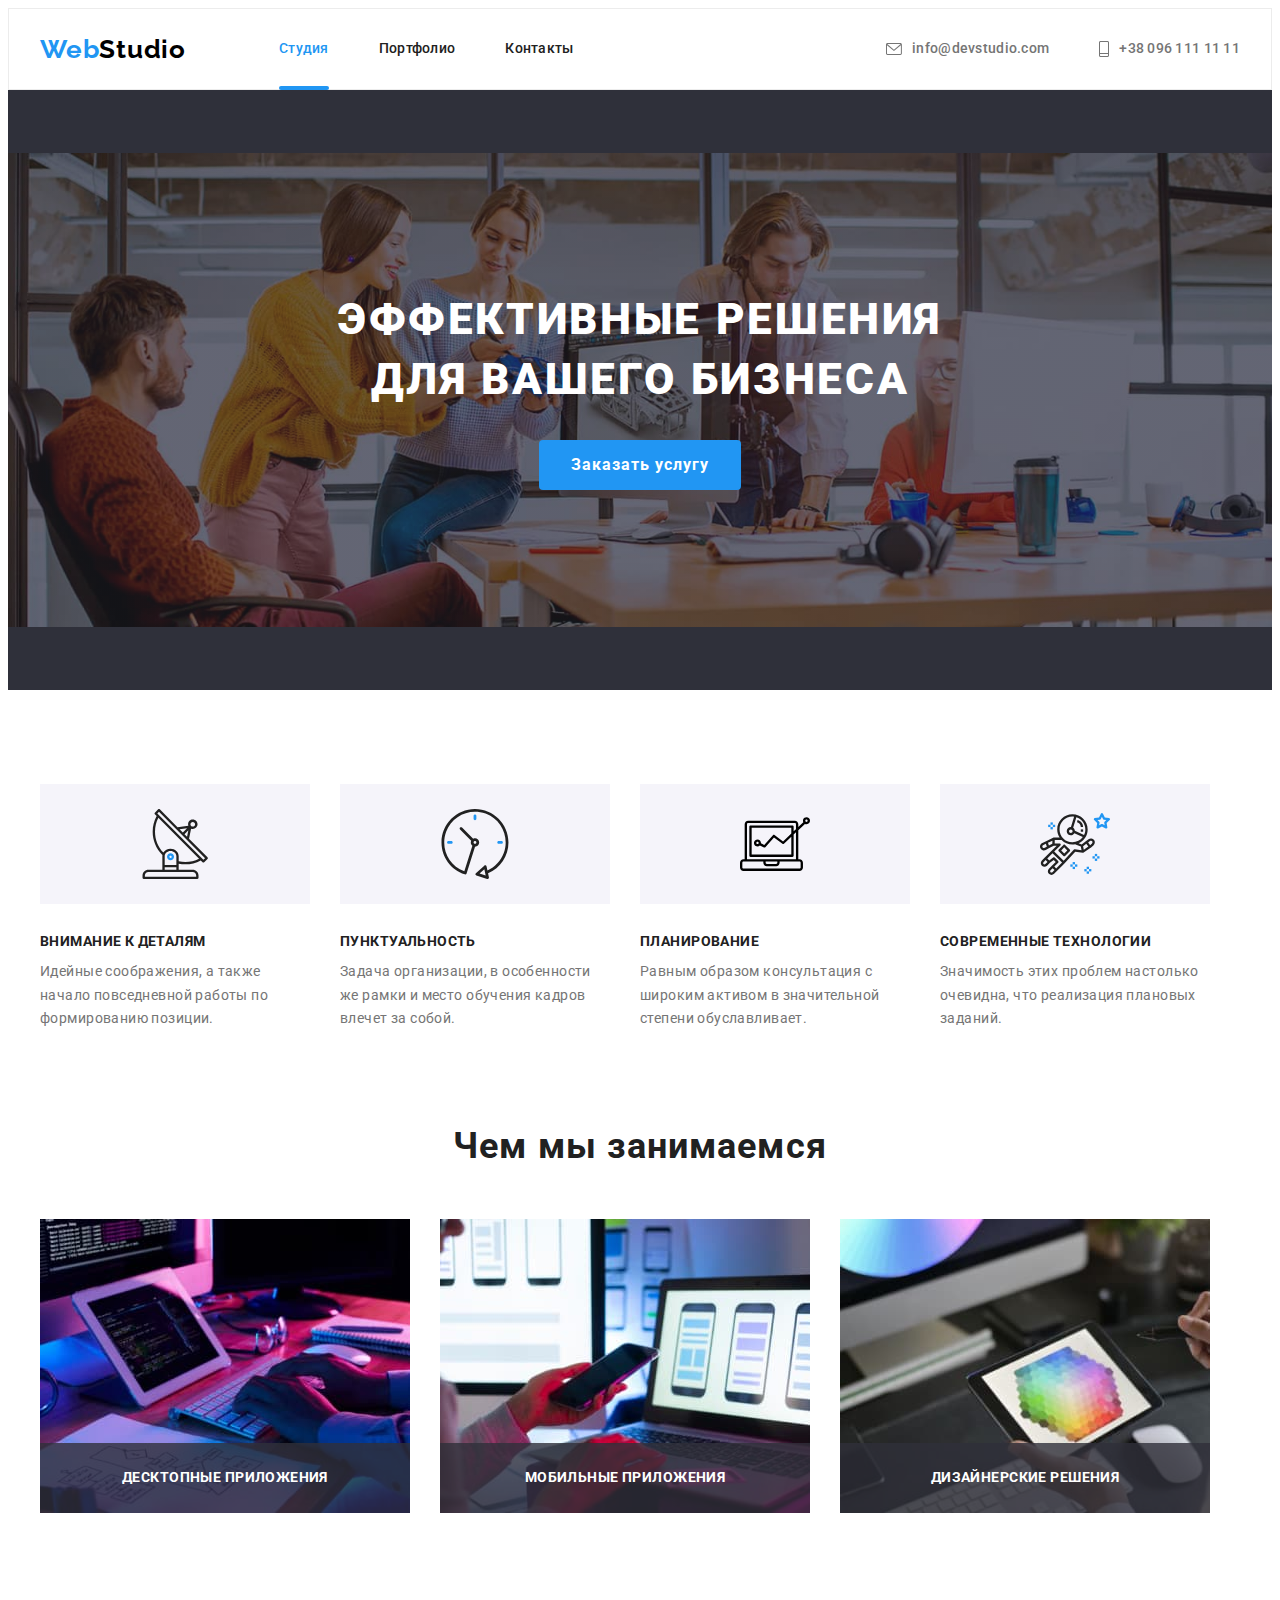
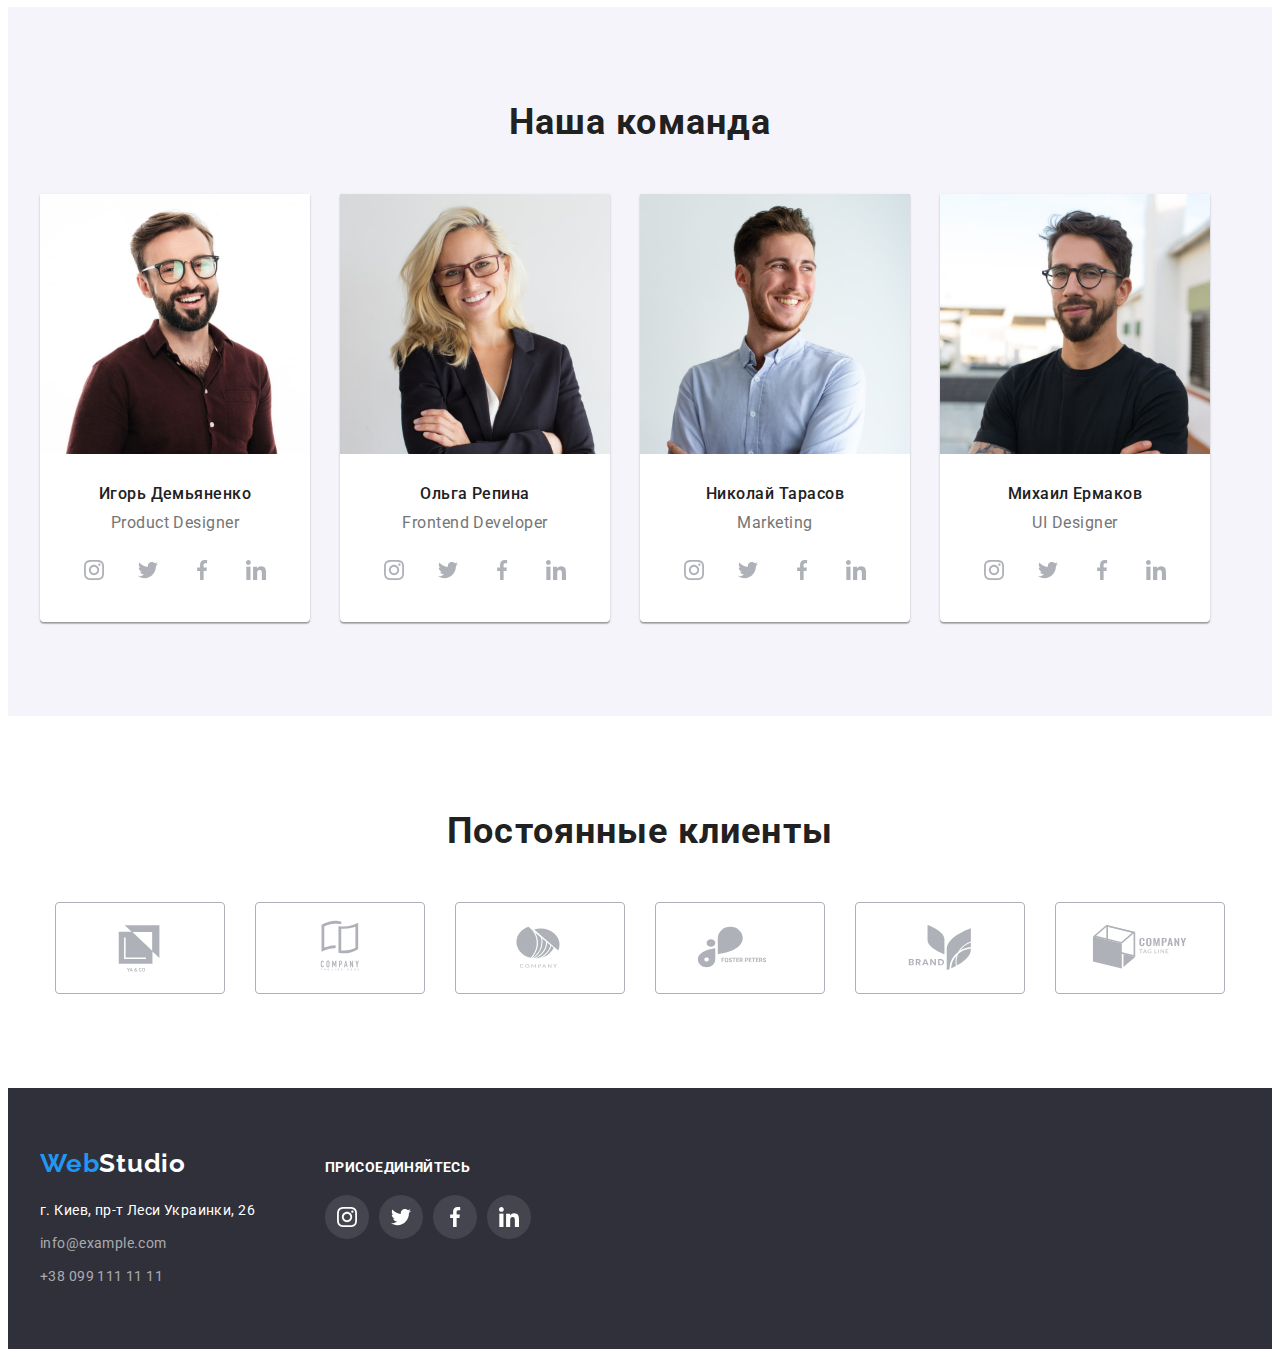
<file: index.html>
<!DOCTYPE html>
<html lang="ru">
  <head>
    <meta charset="UTF-8" />
    <meta http-equiv="X-UA-Compatible" content="IE=edge" />
    <meta name="viewport" content="width=device-width, initial-scale=1.0" />
    <title>Студія</title>
    <link rel="preconnect" href="https://fonts.googleapis.com" />
    <link rel="preconnect" href="https://fonts.gstatic.com" crossorigin />
    <link
      href="https://fonts.googleapis.com/css2?family=Raleway:wght@700&family=Roboto:wght@400;500;700;900&display=swap"
      rel="stylesheet"
    />
    <link
      rel="stylesheet"
      href="https://cdnjs.cloudflare.com/ajax/libs/modern-normalize/1.1.0/modern-normalize.min.css"
      integrity="sha512-wpPYUAdjBVSE4KJnH1VR1HeZfpl1ub8YT/NKx4PuQ5NmX2tKuGu6U/JRp5y+Y8XG2tV+wKQpNHVUX03MfMFn9Q=="
      crossorigin="anonymous"
      referrerpolicy="no-referrer"
    />
    <link rel="stylesheet" href="./css/style.css" />
  </head>
  <body>
    <header class="page-header">
      <div class="container main-header">
        <a href="./index.html" class="logo"
          ><span class="logo-span">Web</span>Studio</a
        >
        <nav class="header-nav">
          <ul class="site-nav list">
            <li class="site-item">
              <a href="./index.html" class="site-link link current">Студия</a>
            </li>
            <li class="site-item">
              <a href="./portfolio.html" class="site-link link">Портфолио</a>
            </li>
            <li class="site-item">
              <a href="" class="site-link link">Контакты</a>
            </li>
          </ul>
        </nav>
        <ul class="connect-list list">
          <li class="content-item">
            <a href="mailto:info@devstudio.com" class="content-link link">
                <svg class="content-mail-icon" width="16" height="12"> 
                  <use href="./images/symbol-defs.svg#icon-mail"></use>
                </svg> info@devstudio.com </a>
          </li>
          <li class="content-item">
            <a href="tel:+380961111111" class="content-link link">
            <svg class="content-tel-icon" width="10" height="16">
<use href="./images/symbol-defs.svg#icon-tel"></use>
                </svg>+38 096 111 11 11</a>
          </li>
        </ul>
      </div>
    </header>
    <main>
      <section class="hero">
        <div class="container">
<h1 class="hero-title">Эффективные решения для вашего бизнеса</h1>
        <button type="button" class="hero-btn" data-modal-open>Заказать услугу</button>
        </div>
      </section>
      <section class="section">
        <div class="container">
          <h2 class="visually-hidden">Наші переваги</h2>
          <ul class="main-list list">
            <li class="main-item">
              <div class="main-item-icon">
                <svg width="70" height="70">
                  <use href="./images/symbol-defs.svg#icon-Group"></use>
                </svg>
              </div>
              <h3 class="main-title">Внимание к деталям</h3>
              <p class="main-text">
                Идейные соображения, а также начало повседневной работы по
                формированию позиции.
              </p>
            </li>
            <li class="main-item">
              <div class="main-item-icon">
                <svg width="70" height="70">
                  <use href="./images/symbol-defs.svg#icon-clock"></use>
                </svg>
              </div>
              <h3 class="main-title">Пунктуальность</h3>
              <p class="main-text">
                Задача организации, в особенности же рамки и место обучения
                кадров влечет за собой.
              </p>
            </li>
            <li class="main-item">
             <div class="main-item-icon">
               <svg width="70" height="70">
                  <use href="./images/symbol-defs.svg#icon-Vector"></use>
                </svg >
             </div>
              <h3 class="main-title">Планирование</h3>
              <p class="main-text">
                Равным образом консультация с широким активом в значительной
                степени обуславливает.
              </p>
            </li>
            <li class="main-item">
              <div class="main-item-icon">
                <svg width="70" height="70">
                  <use href="./images/symbol-defs.svg#icon-astronaut"></use>
                </svg>
              </div>
              <h3 class="main-title">Современные технологии</h3>
              <p class="main-text">
                Значимость этих проблем настолько очевидна, что реализация
                плановых заданий.
              </p>
            </li>
          </ul>
        </div>
      </section>
      <section class="section work-section">
        <div class="container">
          <h2 class="work-title">Чем мы занимаемся</h2>
          <ul class="work-list list">
            <li class="work-item">
              <img
                src="./images/box_1.jpg"
                alt="десктопные приложения"
                width="370"
              /> 
              <div class="work--box">
              <p class="work-text">Десктопные приложения</p>
              </div>
            </li>
            <li class="work-item">
              <img
                src="./images/box_2.jpg"
                alt="мобильные приложения"
                width="370"
              />
              <div class="work--box">
                 <p class="work-text">Мобильные приложения</p>
              </div>
            </li>
            <li class="work-item">
              <img
                src="./images/box_3.jpg"
                alt="дизайнерские решения"
                width="370"
              />
              <div class="work--box">
<p class="work-text">Дизайнерские решения</p>
              </div>
            </li>
          </ul>
        </div>
      </section>
      <section class="section team-section">
        <div class="container">
          <h2 class="team-top-title">Наша команда</h2>
          <ul class="team-list list">
            <li class="team-item">
              <img
                src="./images/фото-Игорь-Демьяненко.jpg"
                alt="фото-Игорь-Демьяненко"
                width="270"
              />
              <div class="team-description">
                <h3 class="team-title">Игорь Демьяненко</h3>
              <p class="team-text">Product Designer</p>
              <ul class="team-soc-list list">
                <li class="team-soc-item"><a href="" class="team-soc-link">
                  <svg class="team-soc-icon" width="20" height="20">
                    <use href="./images/symbol-defs.svg#icon-instagram"></use>
                  </svg>
                </a></li>
                <li class="team-soc-item"><a href="" class="team-soc-link">
                  <svg class="team-soc-icon" width="20" height="20">
                    <use href="./images/symbol-defs.svg#icon-twitter"></use>
                  </svg>
                </a></li>
                <li class="team-soc-item"><a href="" class="team-soc-link">
                  <svg class="team-soc-icon" width="20" height="20">
                    <use href="./images/symbol-defs.svg#icon-facebook"></use>
                  </svg>
                </a></li>
                <li class="team-soc-item"><a href="" class="team-soc-link">
                  <svg class="team-soc-icon" width="20" height="20">
                    <use href="./images/symbol-defs.svg#icon-linkedin"></use>
                  </svg>
                </a></li>
              </ul>
            </div>
            </li>
            <li class="team-item">
              <img
                src="./images/фото-Ольга-Репина.jpg"
                alt="фото-Ольга-Репина"
                width="270"
              />
              <div class="team-description">
                <h3 class="team-title">Ольга Репина</h3>
              <p class="team-text">Frontend Developer</p>
              <ul class="team-soc-list list">
                <li class="team-soc-item"><a href="" class="team-soc-link">
                  <svg class="team-soc-icon" width="20" height="20">
                    <use href="./images/symbol-defs.svg#icon-instagram"></use>
                  </svg>
                </a></li>
                <li class="team-soc-item"><a href="" class="team-soc-link">
                  <svg class="team-soc-icon" width="20" height="20">
                    <use href="./images/symbol-defs.svg#icon-twitter"></use>
                  </svg>
                </a></li>
                <li class="team-soc-item"><a href="" class="team-soc-link">
                  <svg class="team-soc-icon" width="20" height="20">
                    <use href="./images/symbol-defs.svg#icon-facebook"></use>
                  </svg>
                </a></li>
                <li class="team-soc-item"><a href="" class="team-soc-link">
                  <svg class="team-soc-icon" width="20" height="20">
                    <use href="./images/symbol-defs.svg#icon-linkedin"></use>
                  </svg>
                </a></li>
              </ul>
              </div>
            </li>
            <li class="team-item">
              <img
                src="./images/фото-Николай-Тарасов.jpg"
                alt="фото-Николай-Тарасов"
                width="270"
              />
              <div class="team-description">
                <h3 class="team-title">Николай Тарасов</h3>
              <p class="team-text">Marketing</p>
              <ul class="team-soc-list list">
                <li class="team-soc-item"><a href="" class="team-soc-link">
                  <svg class="team-soc-icon" width="20" height="20">
                    <use href="./images/symbol-defs.svg#icon-instagram"></use>
                  </svg>
                </a></li>
                <li class="team-soc-item"><a href="" class="team-soc-link">
                  <svg class="team-soc-icon" width="20" height="20">
                    <use href="./images/symbol-defs.svg#icon-twitter"></use>
                  </svg>
                </a></li>
                <li class="team-soc-item"><a href="" class="team-soc-link">
                  <svg class="team-soc-icon" width="20" height="20">
                    <use href="./images/symbol-defs.svg#icon-facebook"></use>
                  </svg>
                </a></li>
                <li class="team-soc-item"><a href="" class="team-soc-link">
                  <svg class="team-soc-icon" width="20" height="20">
                    <use href="./images/symbol-defs.svg#icon-linkedin"></use>
                  </svg>
                </a></li>
              </ul>
            </div>
            </li>
            <li class="team-item">
              <img
                src="./images/фото-Михаил-Ермаков.jpg"
                alt="фото-Михаил-Ермаков"
                width="270"
              />
              <div class="team-description"> 
                <h3 class="team-title">Михаил Ермаков</h3>
              <p class="team-text">UI Designer</p>
              <ul class="team-soc-list list">
                <li class="team-soc-item"><a href="" class="team-soc-link">
                  <svg class="team-soc-icon" width="20" height="20">
                    <use href="./images/symbol-defs.svg#icon-instagram"></use>
                  </svg>
                </a></li>
                <li class="team-soc-item"><a href="" class="team-soc-link">
                  <svg class="team-soc-icon" width="20" height="20">
                    <use href="./images/symbol-defs.svg#icon-twitter"></use>
                  </svg>
                </a></li>
                <li class="team-soc-item"><a href="" class="team-soc-link">
                  <svg class="team-soc-icon" width="20" height="20">
                    <use href="./images/symbol-defs.svg#icon-facebook"></use>
                  </svg>
                </a></li>
                <li class="team-soc-item"><a href="" class="team-soc-link">
                  <svg class="team-soc-icon" width="20" height="20">
                    <use href="./images/symbol-defs.svg#icon-linkedin"></use>
                  </svg>
                </a></li>
              </ul>
            </div>
            </li>
          </ul>
        </div>
      </section>
      <section class="section">
        <div class="container">
          <h2 class="client-title">Постоянные клиенты</h2>
          <ul class="client-list list">
            <li class="client-item"><a href="" class="client-soc-link">
              <svg width="106" height="60"><use href="./images/symbol-defs.svg#icon-Logo"></use></svg>
            </a></li>
            <li class="client-item"><a href="" class="client-soc-link">
              <svg width="106" height="60"><use href="./images/symbol-defs.svg#icon-Logo-1"></use></svg>
            </a></li>
            <li class="client-item"><a href="" class="client-soc-link">
              <svg width="106" height="60"><use href="./images/symbol-defs.svg#icon-Logo-2"></use></svg>
            </a></li>
            <li class="client-item"><a href="" class="client-soc-link">
              <svg width="106" height="60"><use href="./images/symbol-defs.svg#icon-Logo-3"></use></svg>
            </a></li>
            <li class="client-item"><a href="" class="client-soc-link">
              <svg width="106" height="60"><use href="./images/symbol-defs.svg#icon-Logo-4"></use></svg>
            </a></li>
            <li class="client-item"><a href="" class="client-soc-link">
              <svg width="106" height="60"><use href="./images/symbol-defs.svg#icon-Logo-5"></use></svg>
            </a></li>
          </ul>
        </div>
      </section>
    </main>
    <footer class="footer">
      <div class="footer-content container">
      <div>
        <a href="" class="footer-logo"
          ><span class="logo-span">Web</span>Studio</a
        >
        <address class="address">
          <ul class="footer-list list">
            <li class="footer-address">
              <a
                href="https://goo.gl/maps/VZwjdvLgzHwuLjkQ9"
                target="_blank"
                rel="noopener"
                class="footer-map"
                >г. Киев, пр-т Леси Украинки, 26</a
              >
            </li>
            <li class="footer-item">
              <a href="mailto:info@example.com" class="footer-link"
                >info@example.com</a
              >
            </li>
            <li class="footer-item">
              <a href="tel:+380991111111" class="footer-link"
                >+38 099 111 11 11</a
              >
            </li>
          </ul>
        </address>
      </div>
      <div class="footer-soc">
        <h3 class="footer-soc-title">присоединяйтесь</h3>
        <ul class="footer-soc-list list">
          <li class="footer-soc-item"><a href="" class="footer-soc-link">
            <svg class="team-soc-icon" width="20" height="20">
                    <use href="./images/symbol-defs.svg#icon-instagram"></use>
                  </svg>
          </a></li>
          <li class="footer-soc-item"><a href="" class="footer-soc-link">
            <svg class="team-soc-icon" width="20" height="20">
                    <use href="./images/symbol-defs.svg#icon-twitter"></use>
                  </svg>
          </a></li>
          <li class="footer-soc-item"><a href="" class="footer-soc-link">
            <svg class="team-soc-icon" width="20" height="20">
                    <use href="./images/symbol-defs.svg#icon-facebook"></use>
                  </svg>
          </a></li>
          <li class="footer-soc-item"><a href="" class="footer-soc-link">
            <svg class="team-soc-icon" width="20" height="20">
                    <use href="./images/symbol-defs.svg#icon-linkedin"></use>
                  </svg>
          </a></li>
        </ul>
      </div>
      </div>
    </footer>
    <div class="backdrop is-hidden" data-modal>
      <div class="modal">
        <button type="button" class="modal-close-btn" data-modal-close>
          <svg class="modal-close-icon" width="11" height="11"> 
                  <use href="./images/symbol-defs.svg#icon-close-black"></use>
                </svg>
        </button>
        </div>
      </div>
   <script src="./js/modal.js"></script>
  </body>
</html>
</file>
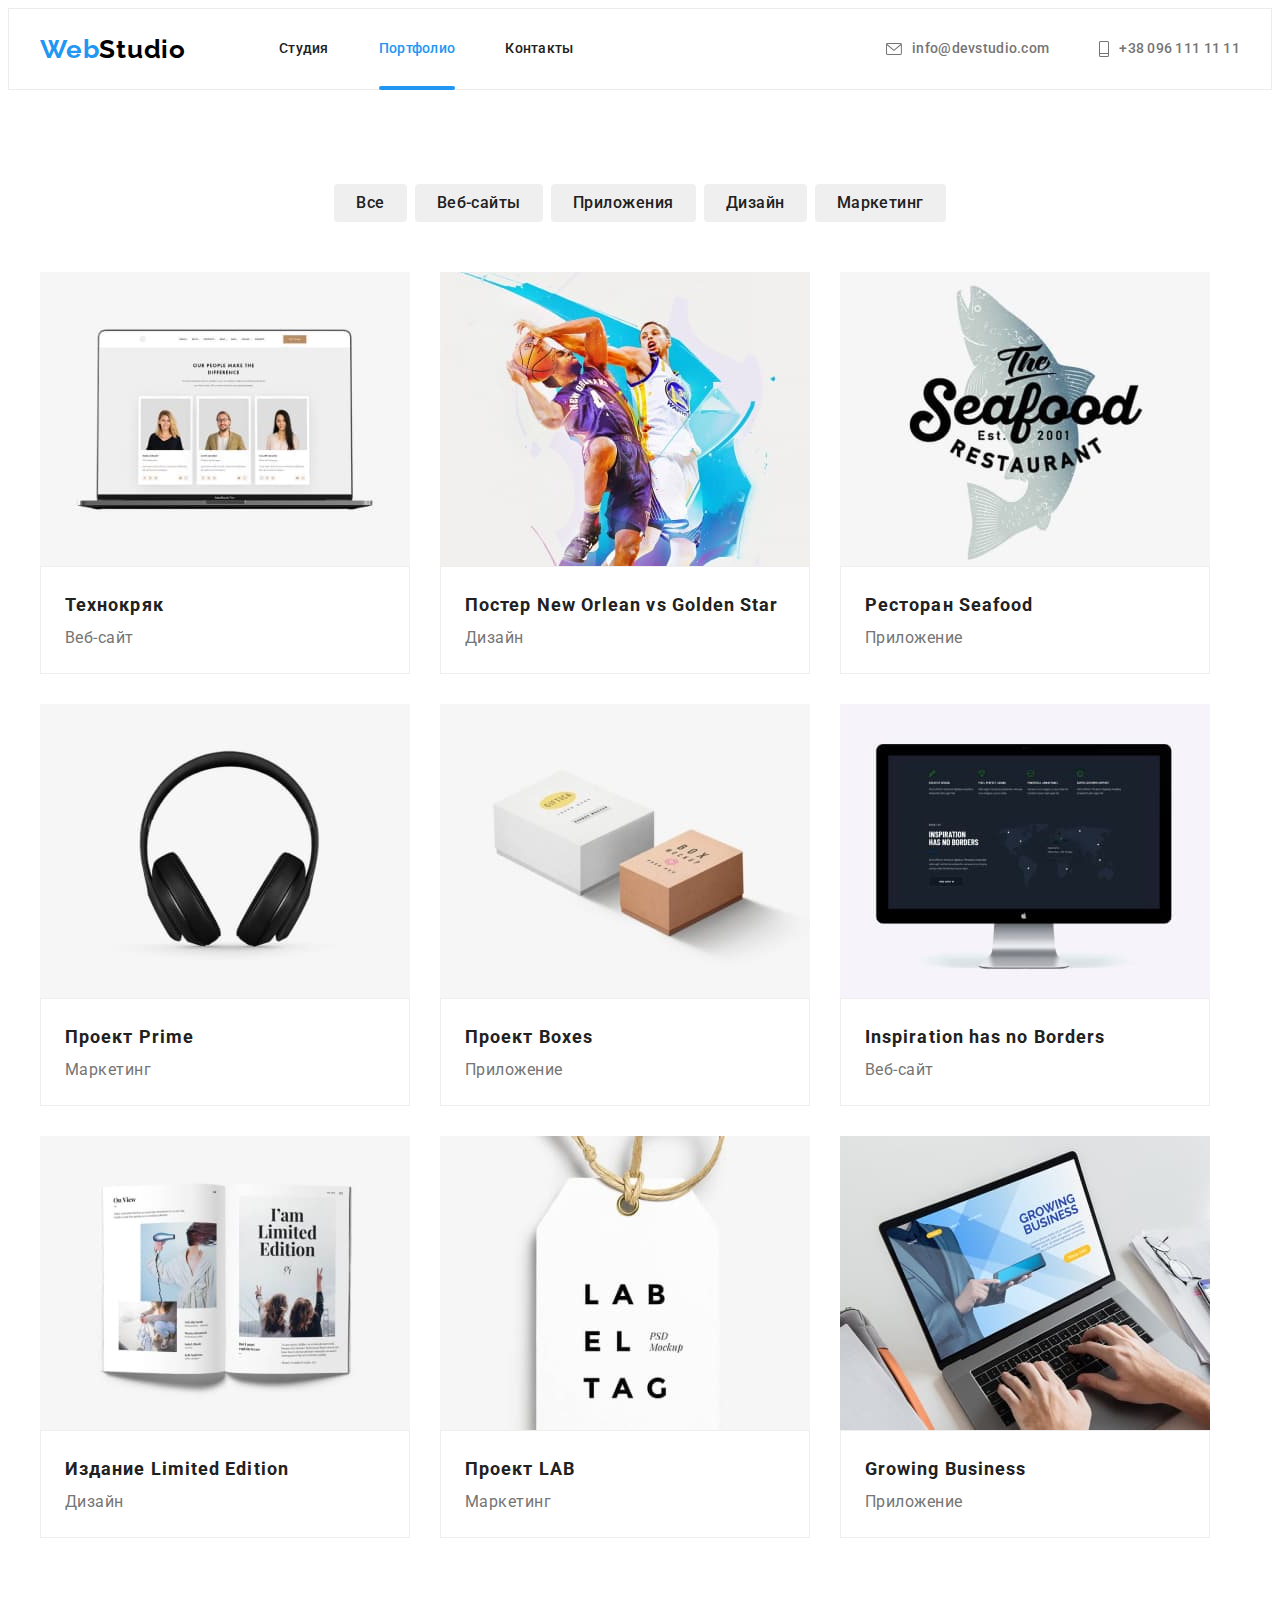
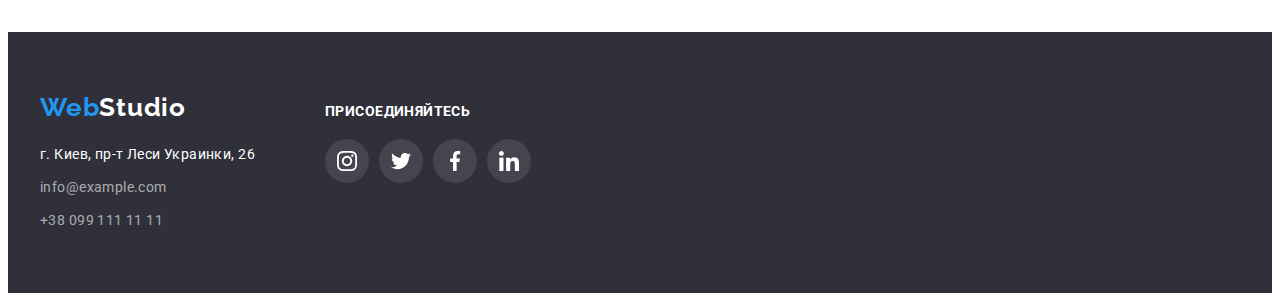
<file: portfolio.html>
<!DOCTYPE html>
<html lang="en">
  <head>
    <meta charset="UTF-8" />
    <meta http-equiv="X-UA-Compatible" content="IE=edge" />
    <meta name="viewport" content="width=device-width, initial-scale=1.0" />
    <title>Portfolio</title>
    <link rel="preconnect" href="https://fonts.googleapis.com">
<link rel="preconnect" href="https://fonts.gstatic.com" crossorigin>
<link href="https://fonts.googleapis.com/css2?family=Raleway:wght@700&family=Roboto:wght@400;500;700;900&display=swap" rel="stylesheet">
<link rel="stylesheet" href="https://cdnjs.cloudflare.com/ajax/libs/modern-normalize/1.1.0/modern-normalize.min.css" integrity="sha512-wpPYUAdjBVSE4KJnH1VR1HeZfpl1ub8YT/NKx4PuQ5NmX2tKuGu6U/JRp5y+Y8XG2tV+wKQpNHVUX03MfMFn9Q==" crossorigin="anonymous" referrerpolicy="no-referrer" />
<link rel="stylesheet" href="./css/style.css">
  </head>
  <body>
    <header class="page-header">
      <div class="container main-header">
      <a href="./index.html" class="logo"><span class="logo-span">Web</span>Studio</a>
      <nav class="header-nav">
        <ul class="site-nav list">
          <li class="site-item"><a href="./index.html" class="site-link link">Студия</a></li>
          <li class="site-item"><a href="./portfolio.html" class="site-link link current">Портфолио</a></li>
          <li class="site-item"><a href="" class="site-link link">Контакты</a></li>
        </ul>
      </nav>
      <ul class="connect-list list">
        <li class="content-item">
          <a href="mailto:info@devstudio.com" class="content-link link">
            <svg class="content-mail-icon" width="16" height="12"> 
                  <use href="./images/symbol-defs.svg#icon-mail"></use>
                </svg>info@devstudio.com</a>
        </li>
        <li class="content-item">
          <a href="tel:+380961111111" class="content-link link">
            <svg class="content-tel-icon" width="10" height="16">
<use href="./images/symbol-defs.svg#icon-tel"></use>
                </svg>+38 096 111 11 11</a>
        </li>
      </ul>
      </div>
    </header>
    <main>
      <section class="section">
        <div class="container">
        <h1 class="visually-hidden">Наши проекти</h1>
          <ul class="filter-list list">
            <li class="filter-item">
              <button type="button" class="filter-btn">Все</button>
            </li>
            <li class="filter-item">
              <button type="button"
              class="filter-btn">Веб-сайты</button>
            </li>
            <li class="filter-item">
              <button type="button"class="filter-btn">Приложения</button>
            </li>
            <li class="filter-item">
              <button type="button"class="filter-btn">Дизайн</button>
            </li>
            <li class="filter-item">
              <button type="button"class="filter-btn">Маркетинг</button>
            </li>
          </ul>

        <ul class="proect-list list">
          <li class="proect-item">
            <a href="" class="proect-link">
              <div class="proect-hov">
              <img src="./images.portfolio/Технокряк.jpg" alt="Технокряк"
            width: 370; /> 
<p class="proect-text-hov">Ресурс предлагает комплексные предложения с разным уровнем функционала и сервисов. Все это позволит посетителю получить исчерпывающие сведения о компании или частном лице.</p>
            </div>
            <div class="proect-description"> 
              <h2 class="proect-title">Технокряк</h2>
             <p class="proect-text">Веб-сайт</p>
             </div>
             </a>
          </li>
          <li class="proect-item">
            <a href="" class="proect-link">
              <div class="proect-hov">
              <img
              src="./images.portfolio/Постер New Orlean vs Golden Star.jpg"
              alt="Постер New Orlean vs Golden Star"
              width: 370;
            />
            <p class="proect-text-hov">Ресурс предлагает комплексные предложения с разным уровнем функционала и сервисов. Все это позволит посетителю получить исчерпывающие сведения о компании или частном лице.</p>
            </div>
            <div class="proect-description">
              <h2 class="proect-title">Постер <span lang="en">New Orlean vs Golden Star</span></h2>
            <p class="proect-text">Дизайн</p>
          </div>
          </a>
          </li>
          <li class="proect-item">
            <a href="" class="proect-link">
              <div class="proect-hov">
              <img
              src="./images.portfolio/Ресторан Seafood.jpg"
              alt="Ресторан Seafood"
              width: 370;
            />
            <p class="proect-text-hov">Ресурс предлагает комплексные предложения с разным уровнем функционала и сервисов. Все это позволит посетителю получить исчерпывающие сведения о компании или частном лице.</p>
            </div>
            <div class="proect-description">  
              <h2 class="proect-title">Ресторан <span lang="en">Seafood</span></h2>
            <p class="proect-text">Приложение</p>
          </div>
          </a>
          </li>
          <li class="proect-item">
            <a href="" class="proect-link">
              <div class="proect-hov">
              <img src="./images.portfolio/Проект Prime.jpg" alt="Проект Prime"
            width: 370; />
            <p class="proect-text-hov">Ресурс предлагает комплексные предложения с разным уровнем функционала и сервисов. Все это позволит посетителю получить исчерпывающие сведения о компании или частном лице.</p>
            </div>
            <div class="proect-description">
              <h2 class="proect-title">Проект <span lang="en">Prime</span></h2>
            <p class="proect-text">Маркетинг</p>
          </div>
          </a>
          </li>
          <li class="proect-item">
            <a href="" class="proect-link">
              <div class="proect-hov">
              <img src="./images.portfolio/Проект Boxes.jpg" alt="Проект Boxes" width: 370; />
              <p class="proect-text-hov">Ресурс предлагает комплексные предложения с разным уровнем функционала и сервисов. Все это позволит посетителю получить исчерпывающие сведения о компании или частном лице.</p>
            </div>
            <div class="proect-description">   
              <h2 class="proect-title">Проект <span lang="en">Boxes</span></h2>
            <p class="proect-text">Приложение</p>
          </div>
          </a>
          </li>
          <li class="proect-item">
            <a href="" class="proect-link"> 
              <div class="proect-hov">
              <img
              src="./images.portfolio/Inspiration has no Borders.jpg"
              alt="Inspiration has no Borders"
              width: 370;
            />
             <p class="proect-text-hov">Ресурс предлагает комплексные предложения с разным уровнем функционала и сервисов. Все это позволит посетителю получить исчерпывающие сведения о компании или частном лице.</p>
            </div>
            <div class="proect-description">
              <h2 class="proect-title"><span lang="en">Inspiration has no Borders</span></h2>
            <p class="proect-text">Веб-сайт</p>
          </div>
          </a>
          </li>
          <li class="proect-item">
            <a href="" class="proect-link">
              <div class="proect-hov">
              <img
              src="./images.portfolio/Издание Limited Edition.jpg"
              alt="Издание Limited Edition"
              width: 370;
            />
             <p class="proect-text-hov">Ресурс предлагает комплексные предложения с разным уровнем функционала и сервисов. Все это позволит посетителю получить исчерпывающие сведения о компании или частном лице.</p>
            </div>
            <div class="proect-description"> 
              <h2 class="proect-title">Издание <span lang="en">Limited Edition</span></h2>
            <p class="proect-text">Дизайн</p>
          </div>
          </a>
          </li>
          <li class="proect-item">
            <a href="" class="proect-link">
              <div class="proect-hov">
              <img src="./images.portfolio/Проект LAB.jpg" alt="Проект LAB"
            width: 370; />
             <p class="proect-text-hov">Ресурс предлагает комплексные предложения с разным уровнем функционала и сервисов. Все это позволит посетителю получить исчерпывающие сведения о компании или частном лице.</p>
            </div>
            <div class="proect-description">
              <h2 class="proect-title">Проект <spam lang="en">LAB</spam></h2>
            <p class="proect-text">Маркетинг</p>
          </div>
          </a>
          </li>
          <li class="proect-item">
            <a href="" class="proect-link">
              <div class="proect-hov">
              <img
              src="./images.portfolio/Growing Business.jpg"
              alt="Growing Business"
              width: 370;
            />
             <p class="proect-text-hov">Ресурс предлагает комплексные предложения с разным уровнем функционала и сервисов. Все это позволит посетителю получить исчерпывающие сведения о компании или частном лице.</p>
            </div>
            <div class="proect-description">  
              <h2 class="proect-title"><span lang="en">Growing Business</span></h2>
            <p class="proect-text">Приложение</p>
          </div> 
          </a>
          </li>
        </ul>
        </div>
      </section>
    </main>
   <footer class="footer">
      <div class="footer-content container">
      <div>
        <a href="" class="footer-logo"
          ><span class="logo-span">Web</span>Studio</a
        >
        <address class="address">
          <ul class="footer-list list">
            <li class="footer-address">
              <a
                href="https://goo.gl/maps/VZwjdvLgzHwuLjkQ9"
                target="_blank"
                rel="noopener"
                class="footer-map"
                >г. Киев, пр-т Леси Украинки, 26</a
              >
            </li>
            <li class="footer-item">
              <a href="mailto:info@example.com" class="footer-link"
                >info@example.com</a
              >
            </li>
            <li class="footer-item">
              <a href="tel:+380991111111" class="footer-link"
                >+38 099 111 11 11</a
              >
            </li>
          </ul>
        </address>
      </div>
      <div class="footer-soc">
        <h3 class="footer-soc-title">присоединяйтесь</h3>
        <ul class="footer-soc-list list">
          <li class="footer-soc-item"><a href="" class="footer-soc-link">
            <svg class="team-soc-icon" width="20" height="20">
                    <use href="./images/symbol-defs.svg#icon-instagram"></use>
                  </svg>
          </a></li>
          <li class="footer-soc-item"><a href="" class="footer-soc-link">
            <svg class="team-soc-icon" width="20" height="20">
                    <use href="./images/symbol-defs.svg#icon-twitter"></use>
                  </svg>
          </a></li>
          <li class="footer-soc-item"><a href="" class="footer-soc-link">
            <svg class="team-soc-icon" width="20" height="20">
                    <use href="./images/symbol-defs.svg#icon-facebook"></use>
                  </svg>
          </a></li>
          <li class="footer-soc-item"><a href="" class="footer-soc-link">
            <svg class="team-soc-icon" width="20" height="20">
                    <use href="./images/symbol-defs.svg#icon-linkedin"></use>
                  </svg>
          </a></li>
        </ul>
      </div>
      </div>
    </footer>
  </body>
</html>
</file>
<file: css/style.css>
:root{
--header-color: #212121;
--header-content-color: #757575;
--header-accent-color:#2196F3;
--main-first-color: #212121;
--main-second-color: #757575;
--second-btn-color: #FFFFFF;
--link-color: #2196F3;
--logo-color:#000000;
--logo-span-color:#2196F3;
--hero-bcg-color: #2F303A;
--hero-title-color: #FFFFFF;
--hero-btn-color: #FFFFFF;
--team-bcg-color: #F5F4FA;
--footer-bcg-color: #2F303A;
--footer-logo-color:#FFFFFF;
--footer-map-color:#FFFFFF;
--footer-link-color:rgba(255, 255, 255, 0.6);
--footer-soc-title-color:#FFFFFF;

}

body{
    font-family: Roboto , Tahoma , sans-serif;
}

.link{
    text-decoration: none;

    transition: color 250ms cubic-bezier(0.4, 0, 0.2, 1);
}

.list{
    padding: 0px;
    margin: 0px;

    list-style: none;
}

.link:hover, 
.link:focus{
    color: var(--link-color);
}

.visually-hidden{
    position: absolute;
    white-space: nowrap;
  width: 1px;
  height: 1px;
  margin: -1px;
  border: 0;
  padding: 0;
  clip-path: inset(50%);
  clip: rect(0 0 0 0);
  overflow: hidden;
}

.container{
    width: 1200px;
    padding-left: 15px;
    padding-right: 15px;
    margin: 0 auto;

}
p,
h1,
h2,
h3,
h4,
h5,
h6,
ul{
    margin: 0px;
 
}

/* Header */

.page-header{
    border: 1px solid #ECECEC;
}

.main-header{
    display: flex;
    align-items: center;
}

.logo{
    font-family: 'Raleway';
font-weight: 700;
font-size: 26px;
line-height: 1.19;
letter-spacing: 0.03em;
color: var(--logo-color);
text-decoration: none;
}
.logo-span{
    color: var(--logo-span-color)
}

.header-nav{
     margin-left: 93px;
}

.site-nav{
    display: flex;

}

.site-nav .site-item:not(:last-child){
    margin-right: 50px;
}


.site-link{
    display: block;
    padding-top: 32px;
padding-bottom: 32px;

    color:var(--header-color);
font-weight: 500;
font-size: 14px;
line-height: 1.14;
letter-spacing: 0.02em;

}

.connect-list{
    display: flex;
    margin-left: auto;
}

.connect-list .content-item:not(:last-child){
    margin-right: 50px;
}

.content-link{
    display: flex;
    justify-content: center;
    align-items: center;
box-sizing: border-box;
    padding-top: 32px;
padding-bottom: 32px;
    color: var(--header-content-color);
font-weight: 500;
font-size: 14px;
line-height: 1.14;
letter-spacing: 0.02em;
}

.content-link:active,
.content-link:hover,
.content-link:focus{
box-sizing: border-box;
  color: var(--header-accent-color);  
}

.content-mail-icon{
fill: currentColor;
    margin-right: 10px;
 
}

.content-tel-icon{
    fill: currentColor;
      margin-right: 10px;
}

.current{
    position: relative;
    color: var(--header-accent-color);
}

.current::after{
    content: '';

    position: absolute;
    left: 0;
    bottom: -1px;

    display: block;
    width: 100%;
    height: 4px;
    background-color: #2196F3;
    border-radius: 2px;
}

/* Hero */

.hero{
    background-color: var(--hero-bcg-color);
background-image: linear-gradient(rgba(47, 48, 58, 0.4), rgba(47, 48, 58, 0.4)), url(../images/hero-bgc.jpg);
 background-repeat: no-repeat;
background-position: center;
background-size: contain;
margin-right: auto;
margin-left: auto;
    max-width: 1600px;
padding-top: 200px;
padding-bottom: 200px;
    text-align: center;
}

.hero-title{
margin-top: 0px;
margin-bottom: 30px;
margin-right: auto;
margin-left: auto;
width: 696px;

    color:var(--hero-title-color);
    font-family: 'Roboto', sans-serif;
font-weight: 900;
font-size: 44px;
line-height: 1.36;
letter-spacing: 0.06em;
text-transform: uppercase;
}
.hero-btn{
display: block;
border-radius: 4px;
border: transparent;
margin-right: auto;
margin-left: auto;

padding: 10px 32px;
min-width: 200px;
height: 50px;


    font-family: inherit;
    color: var(--hero-btn-color);
    background-color: var(--header-accent-color);
font-weight: 700;
font-size: 16px;
line-height: 1.88;
display: flex;
align-items: center;
text-align: center;
letter-spacing: 0.06em;
cursor: pointer;
}


/* Main */
.section{
    padding-top: 94px;
    padding-bottom: 94px;
}

.main-list{
    display: flex;
}

.main-item{
    width: 270px;
}

.main-item:not(:last-child){
margin-right: 30px;
}

.main-item-icon{
    display: inline-flex;
    margin-bottom 30px;
    padding: 0;
    justify-content: center;
    align-items: center;
    box-sizing: border-box;
    object-fit: contain;
width: 270px;
    height: 120px;
background: #F5F4FA;
border-radius: 4px solid;

}

.main-title{
    margin-top: 30px;
    margin-bottom: 10px;
    color: var(--main-first-color);
font-weight: 700;
font-size: 14px;
line-height: 1.14;
letter-spacing: 0.03em;
text-transform: uppercase;
}
.main-text{
    color: var(--main-second-color);
font-size: 14px;
line-height: 1.71;
letter-spacing: 0.03em;
}
/* WORK */

.work-section{
    padding-top: 0px;
}

.work-title{
    margin-bottom: 50px;
    color: var(--main-first-color);
font-weight: 700;
font-size: 36px;
line-height: 1.2;
text-align: center;
letter-spacing: 0.03em;
}

.work-list{
    display: flex;
}

.work-item{
    position: relative;
  display: block;
  margin-right: 30px;
}

.work-item:last-child{
    margin-right: 0px;
}

img{
    display: block;
    max-width: 100%;
}

.work--box{
    position: absolute;
    bottom: 0;
    left: 0;
    display: flex;
    width: 100%;
    height: 70px;
    justify-content: center;
    align-items: center;
background: rgba(47, 48, 58, 0.8);
}

.work-text{
font-weight: 700;
font-size: 14px;
line-height: 1.14;
text-align: center;
letter-spacing: 0.03em;
text-transform: uppercase;

color: #FFFFFF;

}

/* Team */


.team-list{
    display: flex;
}

.team-item{
    background-color: #FFFFFF;
    border-radius: 0px 0px 4px 4px;
    box-shadow: 0px 1px 3px rgba(0, 0, 0, 0.12), 0px 1px 1px rgba(0, 0, 0, 0.14), 0px 2px 1px rgba(0, 0, 0, 0.2);
}

.team-item:not(:last-child){
    margin-right: 30px;
}
.team-section{
    background-color: var(--team-bcg-color)
}
.team-top-title{
margin-bottom: 50px;

    color: var(--main-first-color);
font-weight: 700;
font-size: 36px;
line-height: 1.2;
text-align: center;
letter-spacing: 0.03em;
}
.team-title{
    color: var(--main-first-color);
font-weight: 500;
font-size: 16px;
line-height: 1.19;
text-align: center;
letter-spacing: 0.03em;
}
.team-text{
    margin-top: 10px;
    margin-bottom: 16px;
    color: var(--main-second-color);
font-size: 16px;
line-height: 1.19;
text-align: center;
letter-spacing: 0.03em;
}

.team-soc-list{
    display: flex;
    justify-content: center;
}

.team-soc-item{
   
}

.team-soc-item + .team-soc-item{
    margin-left: 10px;
}

.team-soc-link{
    margin: 0;
    padding: 0;
    width: 44px;
    height: 44px;
    background-color: #FFFFFF;
    border-radius: 50%;
    display: flex;
    justify-content: center;
    align-items: center;
    fill: #AFB1B8;
    box-sizing: border-box;
    object-fit: contain;

    transition: fill 250ms cubic-bezier(0.4, 0, 0.2, 1),
    background-color 250ms cubic-bezier(0.4, 0, 0.2, 1);
   
}

.team-soc-link:active,
.team-soc-link:hover,
.team-soc-link:focus{
   fill: var(--hero-btn-color);
background-color: var(--header-accent-color);
  box-sizing: border-box;
  border-radius: 50%;
}

.team-description{
    padding-top: 30px;
    padding-bottom: 30px;
}

/* Client */

.client-title{
    margin-bottom: 50px;
    color: var(--main-first-color);
font-weight: 700;
font-size: 36px;
text-align: center;
letter-spacing: 0.03em;
}

.client-list{
     display: flex;
    justify-content: center; 
}

.client-item + .client-item{
    margin-left: 30px;
}

.client-soc-link{
     margin: 0;
    padding: 0;
 width: 170px;
    height: 92px;
    display: flex;
    justify-content: center;
    align-items: center;
    fill: #AFB1B8;
    border: 1px solid #AFB1B8;
    box-sizing: border-box;
    border-radius: 4px;
    object-fit: contain;
    transition: fill 250ms cubic-bezier(0.4, 0, 0.2, 1), 
    border 250ms cubic-bezier(0.4, 0, 0.2, 1);
}

.client-soc-link:hover,
.client-soc-link:focus,
.client-soc-link:active{
    fill: var(--link-color);
    border: 1px solid var(--link-color);
    box-sizing: border-box;
    border-radius: 4px;
}

/* Footer */

.footer{
    padding-top: 60px;
    padding-bottom: 60px;
background-color: var(--footer-bcg-color)
}

.footer-content{
    align-items: baseline;
    display: flex;
}

.footer-logo{
    color: var(--footer-logo-color);
    font-family: 'Raleway';
font-style: normal;
font-weight: 700;
font-size: 26px;
line-height: 1.2;
letter-spacing: 0.03em;
    text-decoration: none;
}
.address{
    margin-top: 20px;
    font-family:'Roboto';
    font-style: normal;
}
.footer-map{
    color: var(--footer-map-color);
font-size: 14px;
line-height: 1.71;
letter-spacing: 0.03em;
text-decoration: none;
}
.footer-link{
color: var(--footer-link-color);
font-size: 14px;
line-height: 1.71;
letter-spacing: 0.03em;
text-decoration: none;
}
   
.footer-address{
    margin-bottom: 9px;
}

.footer-item{
    margin-bottom: 9px;
}

.footer-item:last-child{
margin-bottom: 0px;
}

/* Footer-soc */
.footer-soc{
    margin-left: 70px;
}

.footer-soc-title{
    font-weight: 700;
font-size: 14px;
line-height: 16px;
letter-spacing: 0.03em;
text-transform: uppercase;
    color: var(--footer-soc-title-color);
    margin-bottom: 20px;

}

.footer-soc-list{
   display: flex; 
}
.footer-soc-item{
display: flex;
}

.footer-soc-item:not(:last-child){
    margin-right: 10px;
}

.footer-soc-link{
   margin: 0;
    padding: 0;
    width: 44px;
    height: 44px;
background: rgba(255, 255, 255, 0.1);
    border-radius: 50%;
    display: flex;
    justify-content: center;
    align-items: center;
    fill: #FFFFFF;
    box-sizing: border-box;
    object-fit: contain;

    transition: fill 250ms cubic-bezier(0.4, 0, 0.2, 1),
    background-color 250ms cubic-bezier(0.4, 0, 0.2, 1);
}

.footer-soc-link:active,
.footer-soc-link:hover,
.footer-soc-link:focus{
     fill: var(--hero-btn-color);
background-color: var(--header-accent-color);
  box-sizing: border-box;
  border-radius: 50%;
}

.backdrop{
    position: fixed;
    top: 0;
    left: 0;
    width: 100%;
    height: 100%;
    background-color: rgba(0, 0, 0, 0.2);
    transition: visibility 250ms cubic-bezier(0.4, 0, 0.2, 1), opacity 250ms cubic-bezier(0.4, 0, 0.2, 1);
}

.backdrop.is-hidden .modal{
    transform: scale(0.5);
}

.modal{
    position: absolute;
    
    min-width: 528px;
    min-height: 581px;
    top: 50%;
    left: 50%;
    transform: translate(-50%, -50%) scale(1);
    background-color: #FFFFFF;
    box-shadow: 0px 1px 3px rgba(0, 0, 0, 0.12), 0px 1px 1px rgba(0, 0, 0, 0.14), 0px 2px 1px rgba(0, 0, 0, 0.2);
    border-radius: 4px;
    transition: transform 250ms;
    
}

.modal-close-btn{
    position: absolute;
    top: 8px;
    right: 8px;
    width: 30px;
    height: 30px;
    background-color: #FFFFFF;
    border-radius: 50%;
    border: 1px solid rgba(0, 0, 0, 0.1);
    box-sizing: border-box;
    cursor: pointer;
}

.is-hidden{
     visibility: hidden;
    opacity: 0;
  pointer-events: none;
 
}

/* Portfolio */

.filter-list{
    display: flex;
   justify-content: center;
}

.filter-btn{
    padding: 6px 22px;
    border: transparent;
    border-radius: 4px;
font-family: inherit;
    color: var(--main-first-color);
font-weight: 500;
font-size: 16px;
line-height: 1.62;
text-align: center;
letter-spacing: 0.03em;
cursor: pointer;

transition: color 250ms cubic-bezier(0.4, 0, 0.2, 1), 
background-color 250ms cubic-bezier(0.4, 0, 0.2, 1),
filter 250ms cubic-bezier(0.4, 0, 0.2, 1);
}

.filter-item:not(:last-child){
    margin-right: 8px;
}

.filter-btn:active, 
.filter-btn:hover, 
.filter-btn:focus{
    color: var(--second-btn-color);
    background-color: var(--header-accent-color);
    filter: drop-shadow(0px 4px 4px rgba(0, 0, 0, 0.25));
}

.proect-list{
    display: flex;
    flex-wrap: wrap;
   margin-top: 50px;
}

.proect-item{
   
    width: 370px;
    margin-right: 30px;  
    margin-bottom: 30px;
}

.proect-item:nth-child(3n){
    margin-right: 0px;
}

.proect-item:nth-last-child(-n + 3){
    margin-bottom: 0px;
}

.proect-item:active
.proect-item:hover,
.proect-item:focus{

}

.proect-link{
    text-decoration: none;
}

.proect-link:active,
.proect-link:hover,
.proect-link:focus{
    display: block;
box-shadow: 0px 1px 1px rgba(0, 0, 0, 0.12), 0px 4px 4px rgba(0, 0, 0, 0.06), 1px 4px 6px rgba(0, 0, 0, 0.16);
}

.proect-link:hover .proect-text-hov{
     transform: translateY(0%);
}

.proect-link:focus .proect-text-hov{
     transform: translateY(0%);
}

.proect-hov{
     position: relative;
     overflow: hidden;
}

.proect-text-hov{
    position: absolute;
    top: 0;
    font-size: 18px;
line-height: 1.56;
letter-spacing: 0.03em;
color: var(--second-btn-color);
 background-color: rgba(33, 150, 243, 0.9);
 padding: 63px 24px;
 transform: translateY(100%);
transition: transform 250ms cubic-bezier(0.4, 0, 0.2, 1);
}

.proect-title{
    color: var(--main-first-color);
font-weight: 700;
font-size: 18px;
line-height: 2;
letter-spacing: 0.06em;
}

.proect-text{
    color: var(--main-second-color);
font-size: 16px;
line-height: 1.88;
letter-spacing: 0.03em;
}

.proect-description{
    padding: 20px 24px;
    border: 1px solid #EEEEEE;
}
</file>
